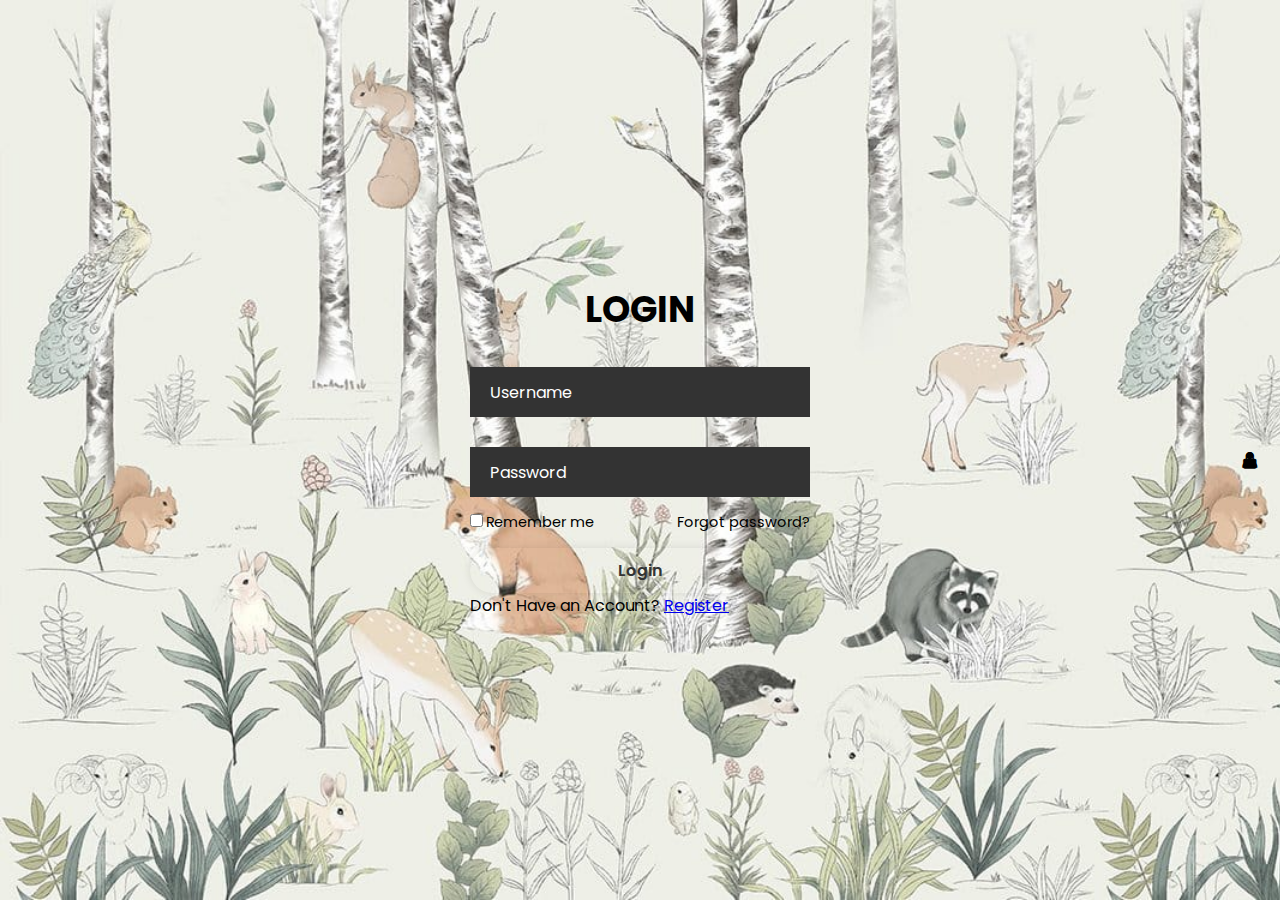
<file: index.html>
<!DOCTYPE html>
<html lang=""en>

<head>
    <meta charset="UTF-8">
    <meta http-equiv=""X-UA-Compatible content="IE-edge">
    <meta name="viewpoint" content="width=device-width, intial-scale=1.0">
    <tittle> </tittle>
    <link REL="stylesheet" href="style.css">
    <link href='https://unpkg.com/boxicons@2.1.4/css/boxicons.min.css' rel='stylesheet'>
    <link rel="stylesheet" href="https://cdnjs.cloudflare.com/ajax/libs/font-awesome/6.5.1/css/all.min.css" 
    integrity="sha512-DTOQO9RWCH3ppGqcWaEA1BIZOC6xxalwEsw9c2QQeAIftl+Vegovlnee1c9QX4TctnWMn13TZye+giMm8e2LwA==" crossorigin="anonymous" 
    referrerpolicy="no-referrer" />
</head>

<body>

    <div class="wrapper">
        <form action="">
            <h1>LOGIN</h1>
            <div class="input-box">
                <input type="text" placeholder="Username"
                required>
                <i class='bx bxs-user'></i>
      </div>
      <div class="input-box">
        <input type="Password"
        placeholder="Password" required>
        <i class='bx bxs-lock-alt'></i>
      </div>
      <div class="remember-forgot">
        <label><input type="checkbox">Remember me</label>
        <a href="#">Forgot password?</a>
      </div>
      
      <button type="submit" class="btn"></i>Login</button>
      
      <div class="registration-link">
        <p>Don't Have an Account? <a 
        href ="./index1.html">Register</a></p>
      </div>
       </form>
    </div>
</body>

</html>
</file>
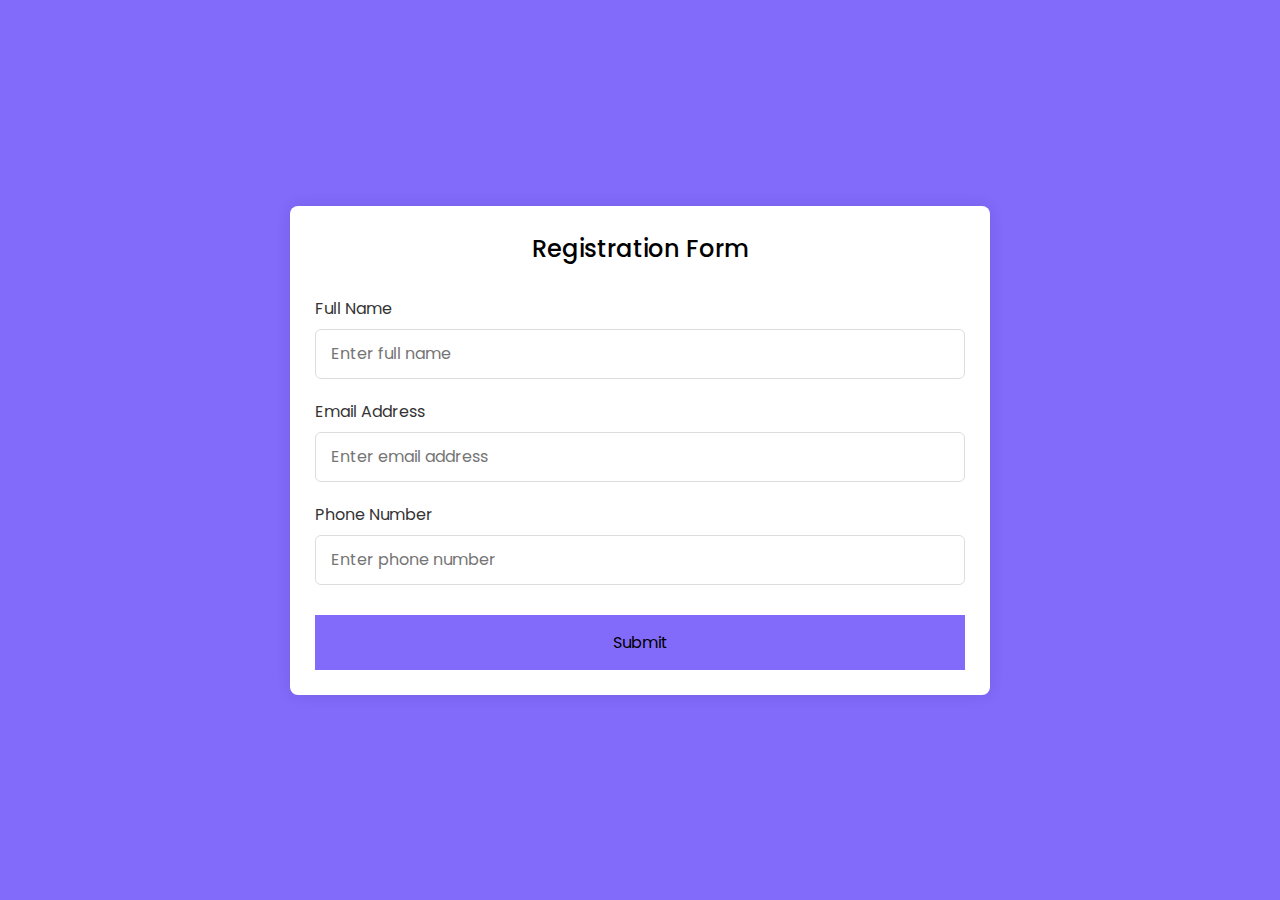
<file: index1.html>
<!DOCTYPE html>

<html lang="en">
  <head>
    <meta charset="UTF-8" />
    <meta name="viewport" content="width=device-width, initial-scale=1.0" />
    <meta http-equiv="X-UA-Compatible" content="ie=edge" />
    <link rel="stylesheet" href="style1.css" />
  </head>
  <body>
    <section class="container">
      <header>Registration Form</header>
      <form action="#" class="form">
        <div class="input-box">
          <label>Full Name</label>
          <input type="text" placeholder="Enter full name" required />
        </div>

        <div class="input-box">
          <label>Email Address</label>
          <input type="text" placeholder="Enter email address" required />
        </div>

        <div class="column">
          <div class="input-box">
            <label>Phone Number</label>
            <input type="number" placeholder="Enter phone number" required />
          </div>
        </div>
        </div>
        <button>Submit</button>
      </form>
    </section>
  </body>
</html>
</file>
<file: style.css>
@import url("https://fonts.googleapis.com/css2?family=poppins:wght@300;400;500;600;700;800;900&display=swap");

*{
  margin:0;
  padding:0;
  box-sizing: border-box;
  font-family:"poppins",sans-serif;
}

body{
    display:flex;
    justify-content: center;
    align-items: center;
    height: 100vh;
    background:url('img3.jpg') no-repeat;
    background-size:cover;
}

.wrapper{
    width: 420px;
    background:transparent;
    color:rgb(0, 0, 0);
    border-radius:10px;
    padding:30px 40px;
}

.wrapper h1{
    font-size: 36px;
    text-align: center;
}

.wrapper .input-box{
    width: 100%;
    height: 50px;
    background:#333;
    margin:30px 0;
}

.input-box input{
    width: 100%;
    height:100%;
    background:transparent;
    border:none;
    outline: none;
    border:2px solid rgbs(255, 255, 255,.2);
    border-radius:40px;
    font-size:16px;
    color: #fff;
    padding:20px 45px 20px 20px;
}

.input-box input::placeholder{
    color:#fff;
}

.input-box i{
    position:absolute;
    right:20px;
    top:50%;
    transform:translatteY(-50%);
    font-size:20px;
}

.wrapper .remember-forgot{
    display: flex;
    justify-content: space-between;
    font-size:14.5px;
    margin:-15px 0 15px;
}

.remember-forgot label input{
    accent-color: black;
    margin-right: 3px;
}

.remember-forgot a{
    color:black;
    text-decoration:none;
}

.remember-forgot a:hover{
    text-decoration: underline;
}

.wrapper .btn{
    width: 100%;
    height: 45px;
    background:#fff;
    border:none;
    outline:none;
    border-radius: 40px;
    box-shadow: 0 0 10px rgba(0, 0, 0, .1);
    cursor: pointer;
    font-size:16px;
    color:#333;
    font-weight:600;
    background: repeating-linear-gradient(
                60deg,
                transparent,
                transparent .75rem,
                var(--first-color-alt) .75rem,
                var(--first-color-alt)1.5rem);
    animation: load 4s infinite linear;
}

.button_text{
    position:relative;
}

@keyframes load{
    0%{
        transform: translate(0);
    }
    100%{
        transform: translate(-1.75rem);
    }
}

.wrapper .register-link{
    font-size:14.5px;
    text-align: center;
    margin:20px 0 15px;
}

.register-link p a {
    color:#fff;
    text-decoration: none;
    font-weight:600;
}

.remember-link p a:hover {
    text-decoration: underline;

}
</file>
<file: style1.css>
/* Import Google font - Poppins */
@import url("https://fonts.googleapis.com/css2?family=Poppins:wght@200;300;400;500;600;700&display=swap");
* {
  margin: 0;
  padding: 0;
  box-sizing: border-box;
  font-family: "Poppins", sans-serif;
}
body {
  min-height: 100vh;
  display: flex;
  align-items: center;
  justify-content: center;
  padding: 20px;
  background: rgb(130, 106, 251);
}
.container {
  position: relative;
  max-width: 700px;
  width: 100%;
  background:white;
  padding: 25px;
  border-radius: 8px;
  box-shadow: 0 0 15px rgba(0, 0, 0, 0.1);
}
.container header {
  font-size: 1.5rem;
  color: black;
  font-weight: 500;
  text-align: center;
}
.container .form {
  margin-top: 30px;
}
.form .input-box {
  width: 100%;
  margin-top: 20px;
}
.input-box label {
  color: #333;
}
.form :where(.input-box input, .select-box) {
  position: relative;
  height: 50px;
  width: 100%;
  outline: none;
  font-size: 1rem;
  color: black;
  margin-top: 8px;
  border: 1px solid #ddd;
  border-radius: 6px;
  padding: 0 15px;
}
.input-box input:focus {
  box-shadow: 0 1px 0 rgba(0, 0, 0, 0.1);
}
.form .column {
  display: flex;
  column-gap: 15px;
}
.form .gender-box {
  margin-top: 20px;
}
.gender-box h3 {
  color: #333;
  font-size: 1rem;
  font-weight: 400;
  margin-bottom: 8px;
}
.form :where(.gender-option, .gender) {
  display: flex;
  align-items: center;
  column-gap: 50px;
  flex-wrap: wrap;
}
.form .gender {
  column-gap: 5px;
}
.gender input {
  accent-color: rgb(130, 106, 251);
}
.form :where(.gender input, .gender label) {
  cursor: pointer;
}
.gender label {
  color: #707070;
}
.address :where(input, .select-box) {
  margin-top: 15px;
}
.select-box select {
  height: 100%;
  width: 100%;
  outline: none;
  border: none;
  color: #707070;
  font-size: 1rem;
}
.form button {
  height: 55px;
  width: 100%;
  color: #000000;
  font-size: 1rem;
  font-weight: 400;
  margin-top: 30px;
  border: none;
  cursor: pointer;
  transition: all 0.2s ease;
  background: rgb(130, 106, 251);
}
.form button:hover {
  background: rgb(88, 56, 250);
}
/*Responsive*/
@media screen and (max-width: 500px) {
  .form .column {
    flex-wrap: wrap;
  }
  .form :where(.gender-option, .gender) {
    row-gap: 15px;
  }
}
</file>
